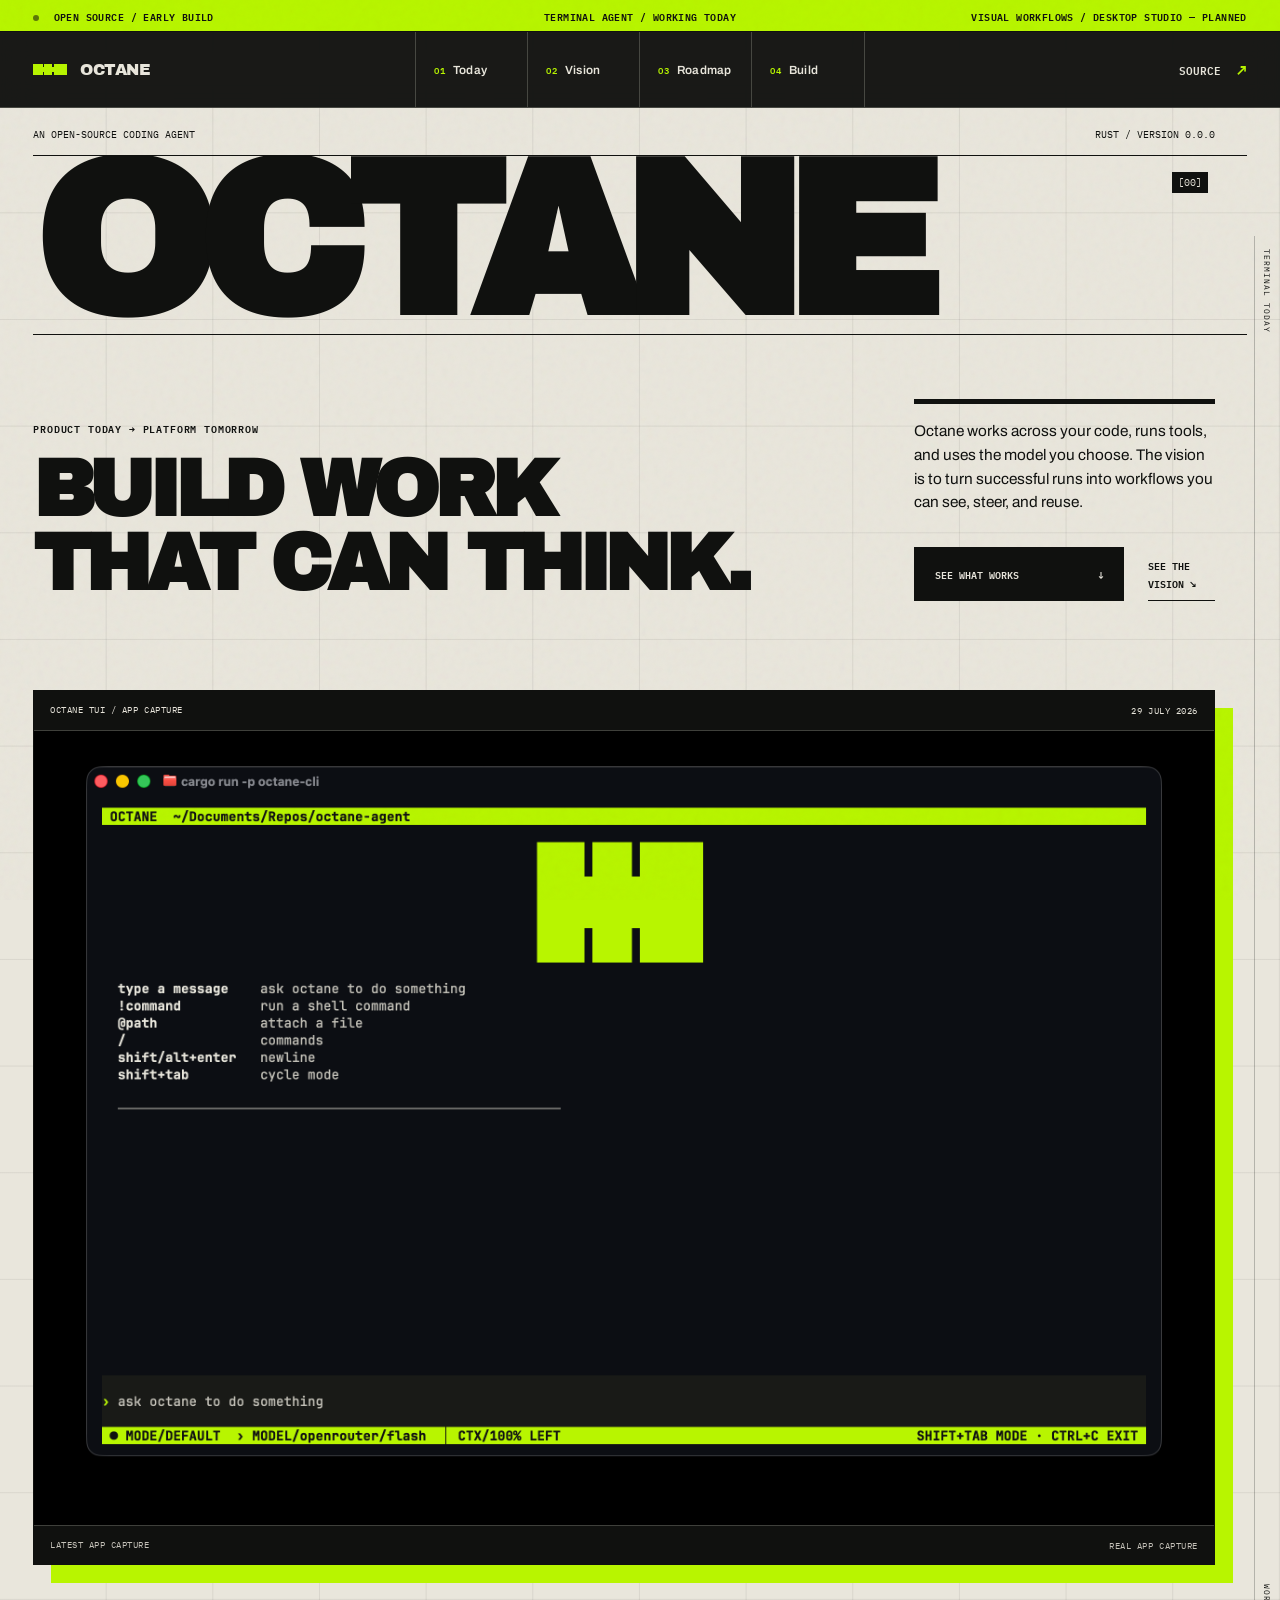
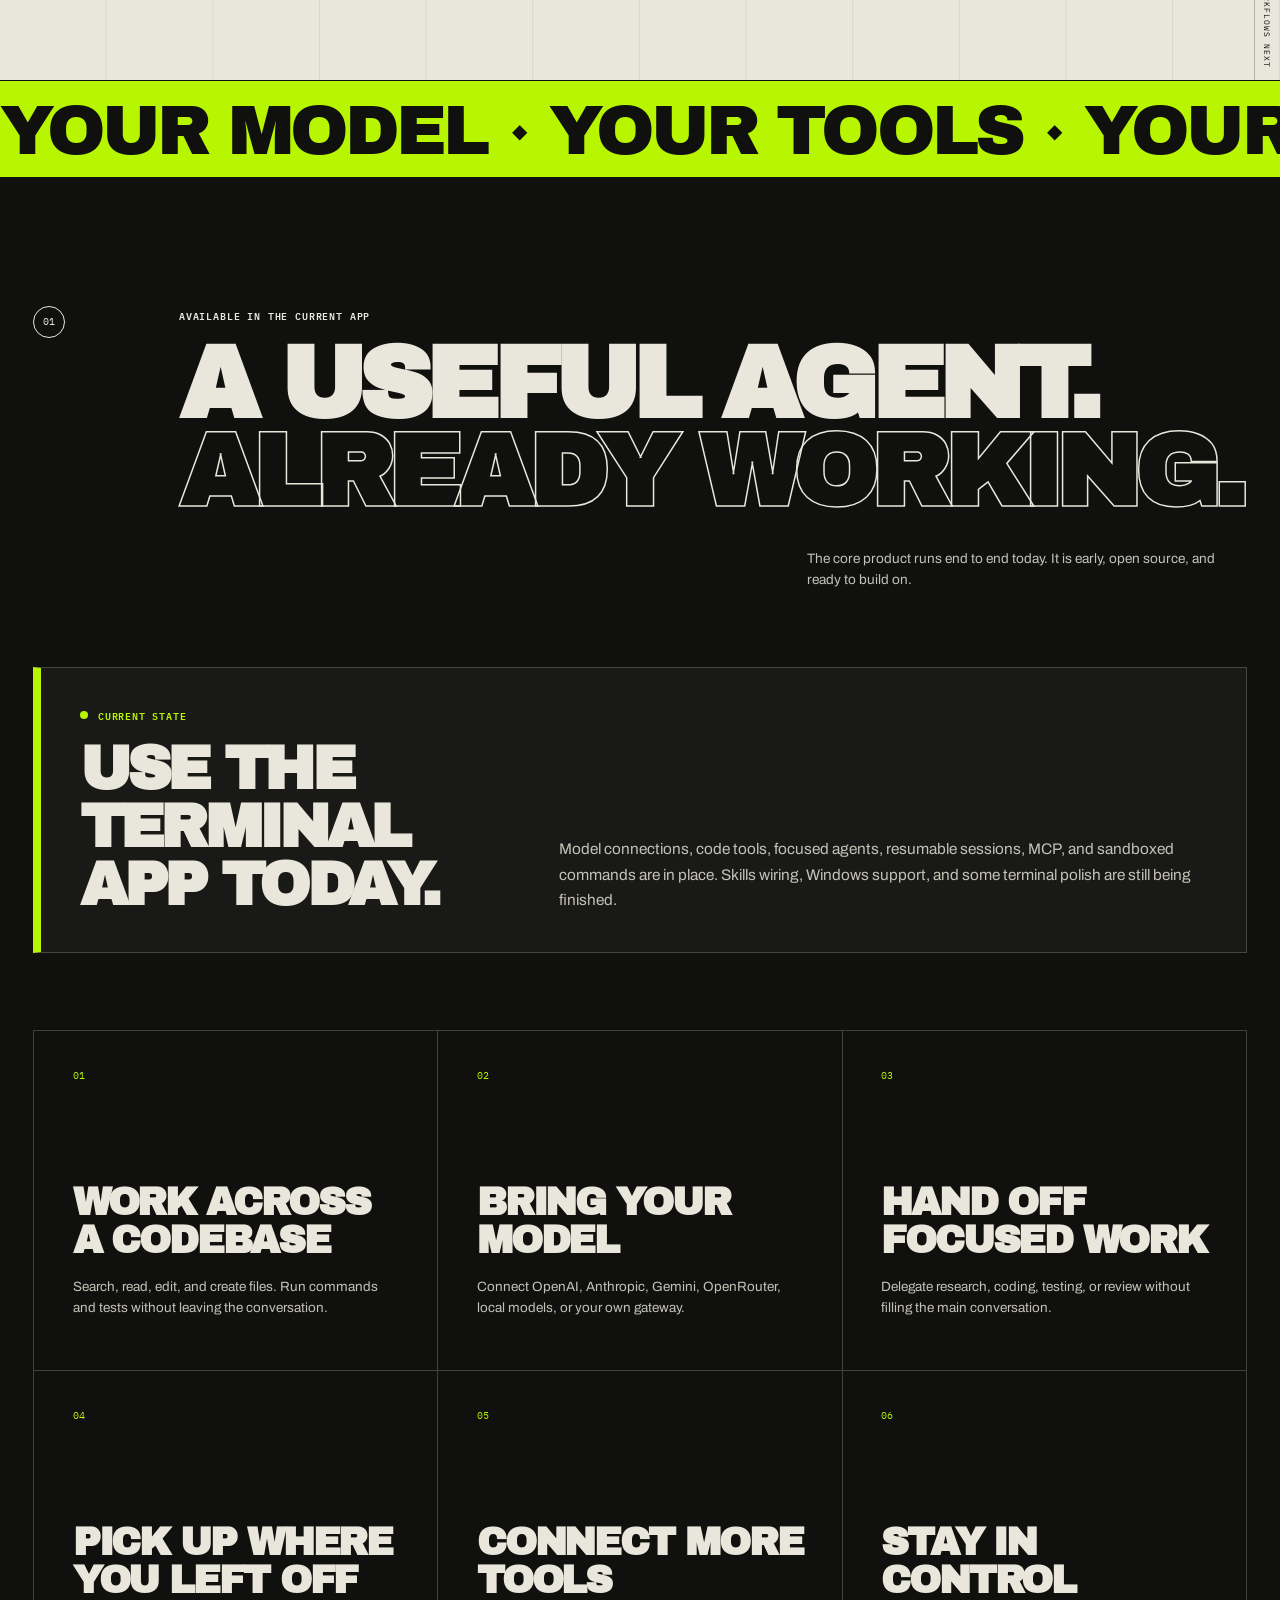
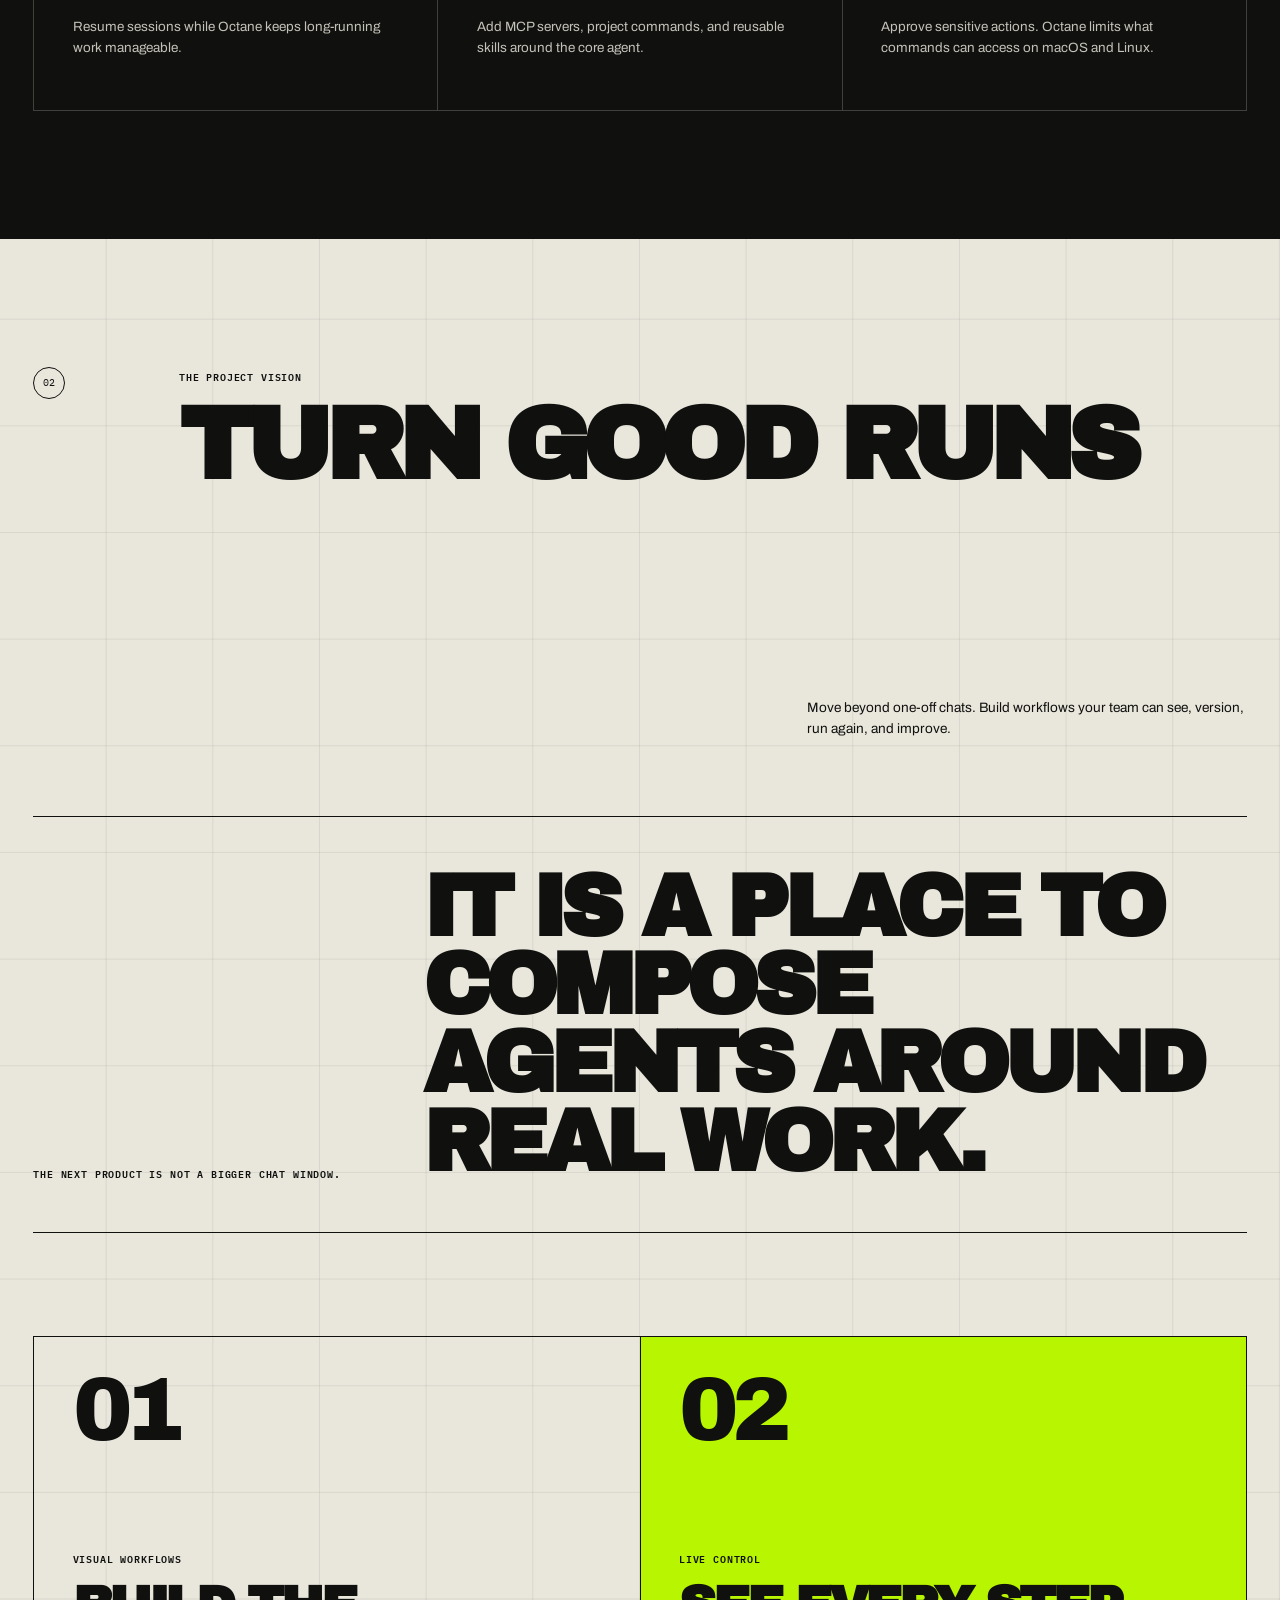
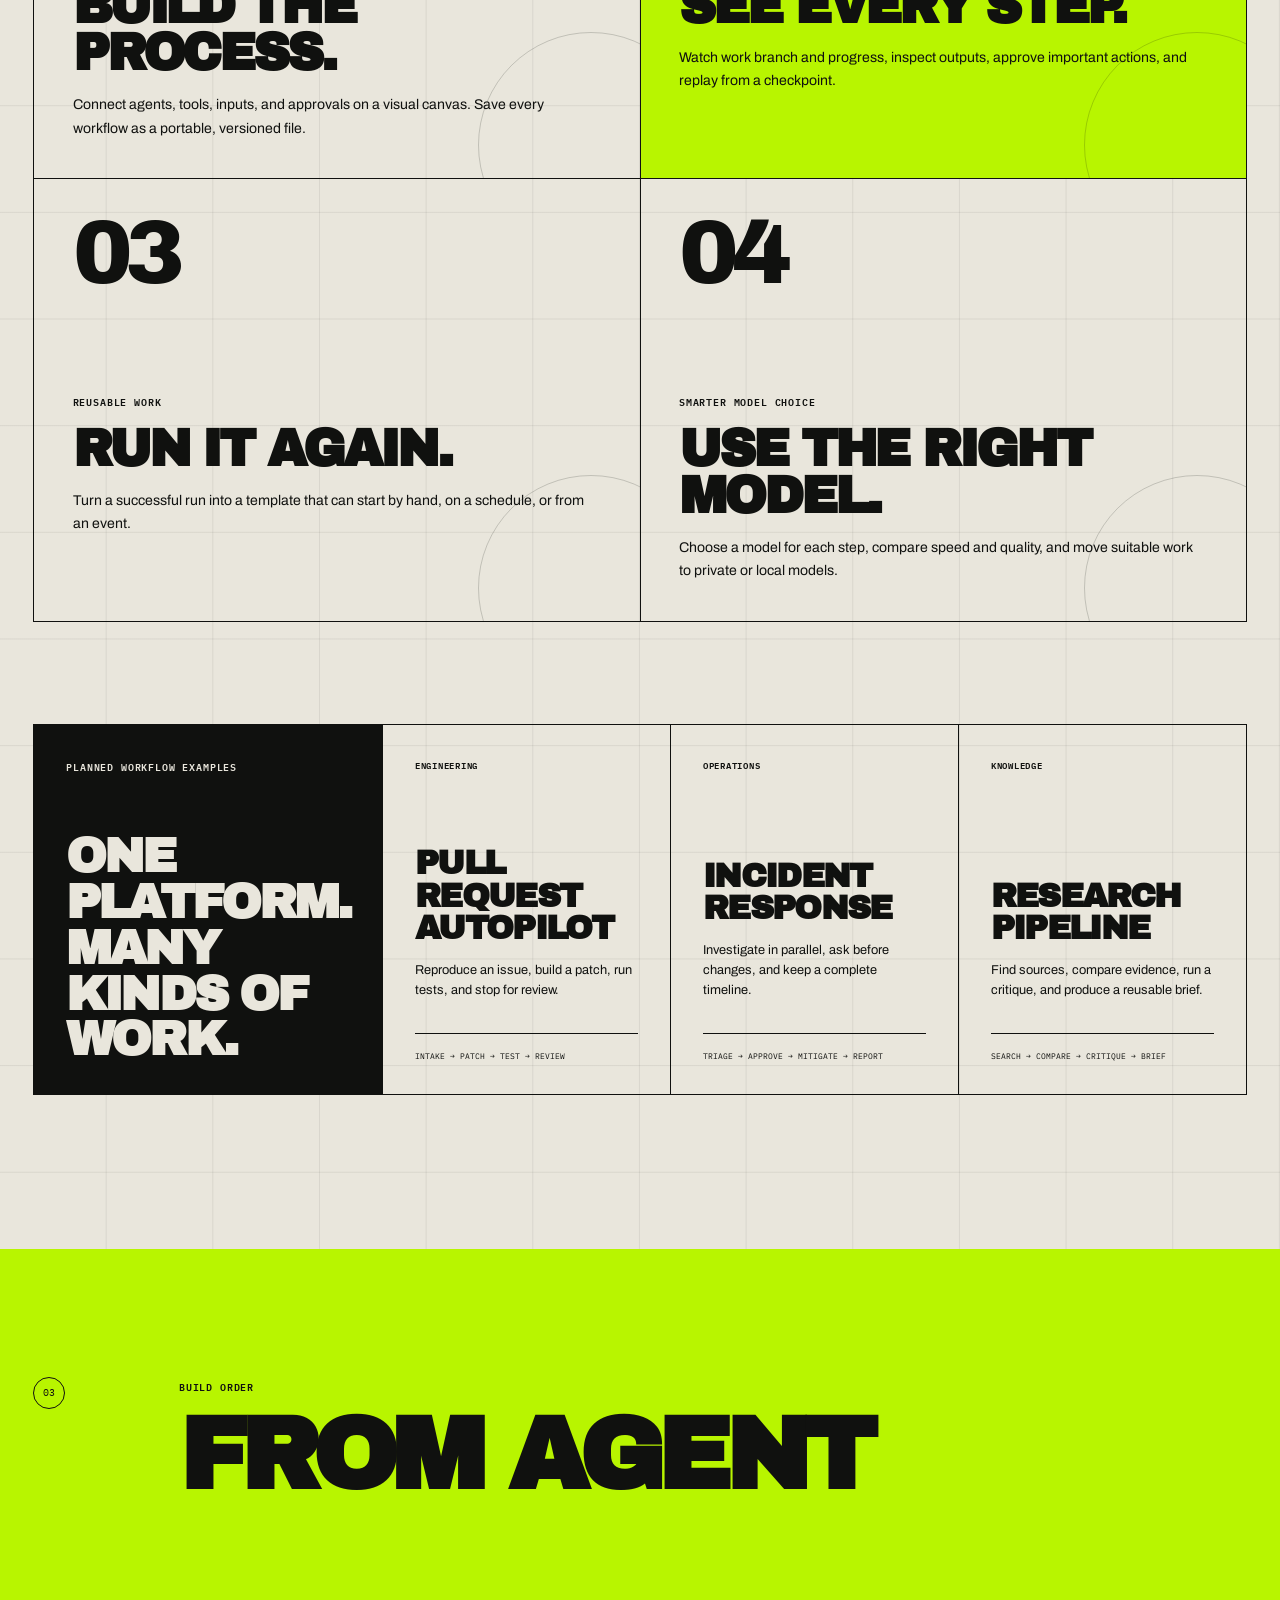
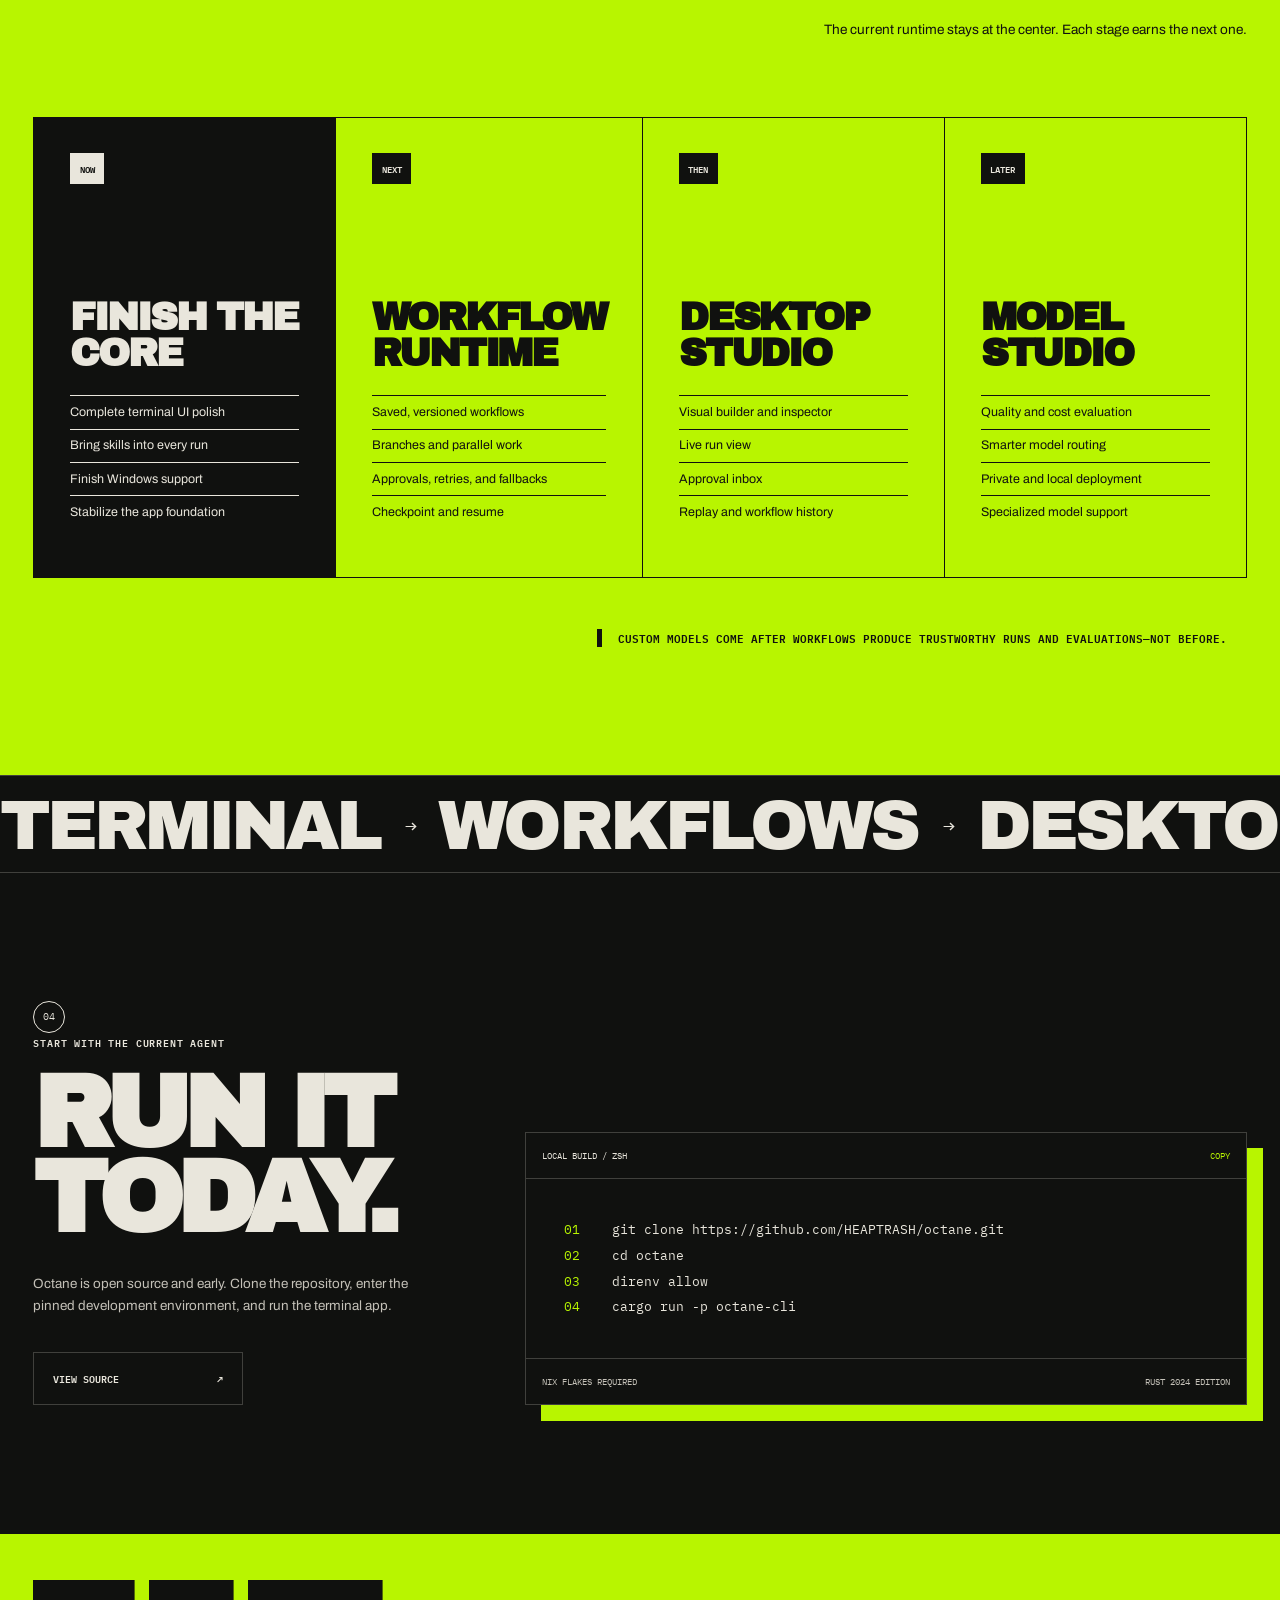
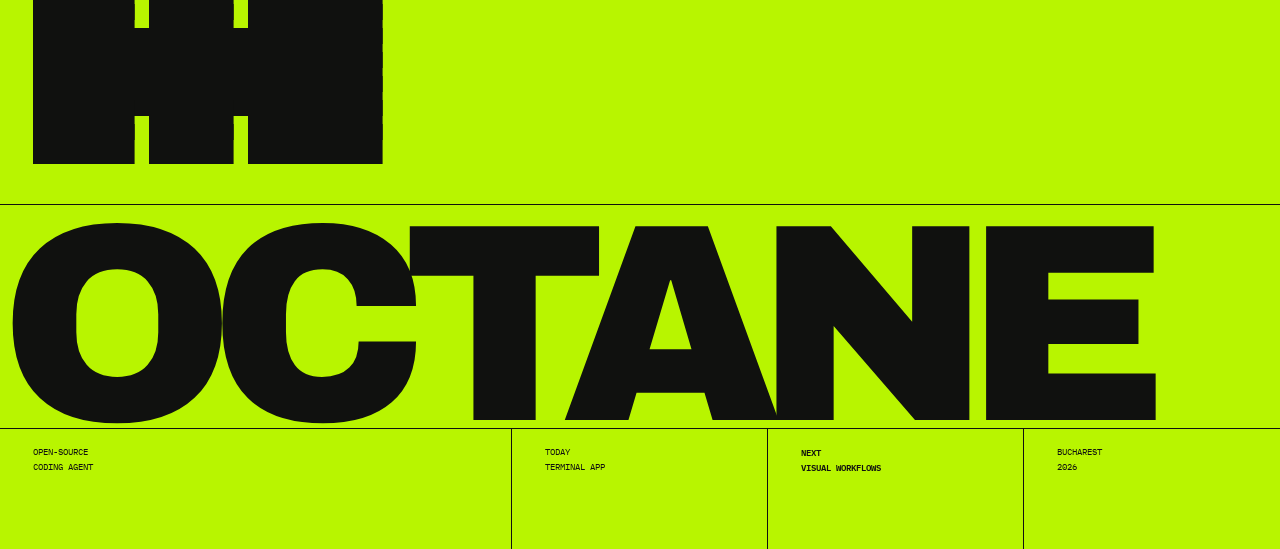
<file: index.html>
<!doctype html>
<html lang="en">
<head>
  <meta charset="utf-8">
  <meta name="viewport" content="width=device-width, initial-scale=1">
  <meta name="theme-color" content="#10110f">
  <meta name="description" content="Octane is an open-source coding agent for the terminal today, with a vision for visual, reusable agent workflows.">
  <title>OCTANE — Build work that can think</title>
  <link rel="icon" href="data:image/svg+xml,%3Csvg xmlns='http://www.w3.org/2000/svg' viewBox='0 0 21 21'%3E%3Crect width='21' height='21' fill='%2310110f'/%3E%3Cpath d='M0 0h6v2H0zM7 0h5v2H7zM13 0h8v2h-8zM0 2h21v3H0zM0 5h6v2H0zM7 5h5v2H7zM13 5h8v2h-8z' transform='translate(0 7)' fill='%23b8f500'/%3E%3C/svg%3E">
  <link rel="preconnect" href="https://fonts.googleapis.com">
  <link rel="preconnect" href="https://fonts.gstatic.com" crossorigin>
  <link href="https://fonts.googleapis.com/css2?family=Archivo+Black&amp;family=Archivo:wght@400;500;600;700&amp;family=IBM+Plex+Mono:wght@400;500;600&amp;display=swap" rel="stylesheet">
  <link rel="stylesheet" href="styles.css">
</head>
<body id="top">
  <a class="skip-link" href="#main">Skip to content</a>
  <div class="grain" aria-hidden="true"></div>

  <div class="signal-bar">
    <p>
      <span class="signal-pulse" aria-hidden="true"></span>
      OPEN SOURCE / EARLY BUILD
    </p>
    <p>TERMINAL AGENT / WORKING TODAY</p>
    <p class="signal-wide">VISUAL WORKFLOWS / DESKTOP STUDIO — PLANNED</p>
  </div>

  <header class="site-header">
    <a class="brand" href="#top" aria-label="Octane, back to top">
      <svg viewBox="0 0 21 7" shape-rendering="crispEdges" aria-hidden="true">
        <path d="M0 0h6v2H0zM7 0h5v2H7zM13 0h8v2h-8zM0 2h21v3H0zM0 5h6v2H0zM7 5h5v2H7zM13 5h8v2h-8z"/>
      </svg>
      <span>OCTANE</span>
    </a>

    <button class="menu-button" type="button" aria-controls="site-nav" aria-expanded="false">
      <span>MENU</span>
      <span class="menu-icon" aria-hidden="true"></span>
    </button>

    <nav id="site-nav" class="site-nav" aria-label="Primary navigation">
      <a href="#features"><span>01</span> Today</a>
      <a href="#vision"><span>02</span> Vision</a>
      <a href="#roadmap"><span>03</span> Roadmap</a>
      <a href="#build"><span>04</span> Build</a>
    </nav>

    <a class="header-link magnetic" href="https://github.com/HEAPTRASH/octane" target="_blank" rel="noreferrer">
      SOURCE
      <span aria-hidden="true">↗</span>
    </a>
  </header>

  <main id="main">
    <section class="hero">
      <div class="hero-rail" aria-hidden="true">
        <span>TERMINAL TODAY</span>
        <span>WORKFLOWS NEXT</span>
      </div>

      <div class="hero-topline reveal">
        <p>AN OPEN-SOURCE CODING AGENT</p>
        <p>RUST / VERSION 0.0.0</p>
      </div>

      <div class="hero-word-wrap" aria-label="Octane">
        <h1 class="hero-word" data-drift="0.10">OCTANE</h1>
        <span class="hero-index">[00]</span>
      </div>

      <div class="hero-grid">
        <div class="hero-statement reveal">
          <p class="eyebrow">PRODUCT TODAY → PLATFORM TOMORROW</p>
          <h2>Build work<br>that can think.</h2>
        </div>

        <div class="hero-copy reveal delay-1">
          <p>
            Octane works across your code, runs tools, and uses the model you choose.
            The vision is to turn successful runs into workflows you can see, steer, and reuse.
          </p>
          <div class="hero-actions">
            <a class="button button-solid magnetic" href="#features">
              SEE WHAT WORKS <span aria-hidden="true">↓</span>
            </a>
            <a class="text-link" href="#vision">SEE THE VISION <span aria-hidden="true">↘</span></a>
          </div>
        </div>
      </div>

      <figure class="product-shot reveal delay-2" data-tilt>
        <div class="shot-topline">
          <span>OCTANE TUI / APP CAPTURE</span>
          <span>29 JULY 2026</span>
        </div>
        <div class="shot-viewport">
          <img
            src="assets/octane-tui.png"
            width="2536"
            height="1708"
            alt="The current Octane terminal application with its snake mark, command hints, composer, model, mode, and context status."
          >
          <span class="scanline" aria-hidden="true"></span>
        </div>
        <figcaption>
          <span>LATEST APP CAPTURE</span>
          <span>REAL APP CAPTURE</span>
        </figcaption>
      </figure>
    </section>

    <div class="marquee marquee-acid" aria-label="Project direction">
      <div class="marquee-track">
        <div class="marquee-set">
          <span>YOUR MODEL</span><i>◆</i>
          <span>YOUR TOOLS</span><i>◆</i>
          <span>YOUR WORKFLOW</span><i>◆</i>
          <span>YOUR CONTROL</span><i>◆</i>
        </div>
        <div class="marquee-set" aria-hidden="true">
          <span>YOUR MODEL</span><i>◆</i>
          <span>YOUR TOOLS</span><i>◆</i>
          <span>YOUR WORKFLOW</span><i>◆</i>
          <span>YOUR CONTROL</span><i>◆</i>
        </div>
      </div>
    </div>

    <section id="features" class="section system-section">
      <header class="section-heading section-heading-light reveal">
        <span class="section-number">01</span>
        <p class="eyebrow">AVAILABLE IN THE CURRENT APP</p>
        <h2>A useful agent.<br><span>Already working.</span></h2>
        <p class="heading-note">
          The core product runs end to end today. It is early, open source, and ready to build on.
        </p>
      </header>

      <div class="current-summary reveal">
        <div>
          <p class="summary-label"><span aria-hidden="true"></span>CURRENT STATE</p>
          <h3>Use the terminal app today.</h3>
        </div>
        <p>
          Model connections, code tools, focused agents, resumable sessions, MCP, and
          sandboxed commands are in place. Skills wiring, Windows support, and some
          terminal polish are still being finished.
        </p>
      </div>

      <div class="feature-grid">
        <article class="feature-card reveal">
          <span>01</span>
          <h3>Work across a codebase</h3>
          <p>Search, read, edit, and create files. Run commands and tests without leaving the conversation.</p>
        </article>
        <article class="feature-card reveal delay-1">
          <span>02</span>
          <h3>Bring your model</h3>
          <p>Connect OpenAI, Anthropic, Gemini, OpenRouter, local models, or your own gateway.</p>
        </article>
        <article class="feature-card reveal delay-2">
          <span>03</span>
          <h3>Hand off focused work</h3>
          <p>Delegate research, coding, testing, or review without filling the main conversation.</p>
        </article>
        <article class="feature-card reveal">
          <span>04</span>
          <h3>Pick up where you left off</h3>
          <p>Resume sessions while Octane keeps long-running work manageable.</p>
        </article>
        <article class="feature-card reveal delay-1">
          <span>05</span>
          <h3>Connect more tools</h3>
          <p>Add MCP servers, project commands, and reusable skills around the core agent.</p>
        </article>
        <article class="feature-card reveal delay-2">
          <span>06</span>
          <h3>Stay in control</h3>
          <p>Approve sensitive actions. Octane limits what commands can access on macOS and Linux.</p>
        </article>
      </div>
    </section>

    <section id="vision" class="section vision-section">
      <header class="section-heading reveal">
        <span class="section-number">02</span>
        <p class="eyebrow">THE PROJECT VISION</p>
        <h2>Turn good runs<br><span>into repeatable work.</span></h2>
        <p class="heading-note">
          Move beyond one-off chats. Build workflows your team can see, version, run again, and improve.
        </p>
      </header>

      <div class="vision-statement reveal">
        <p>THE NEXT PRODUCT IS NOT A BIGGER CHAT WINDOW.</p>
        <h3>It is a place to compose agents around real work.</h3>
      </div>

      <div class="future-grid">
        <article class="future-card reveal">
          <span class="future-number">01</span>
          <p class="eyebrow">VISUAL WORKFLOWS</p>
          <h3>Build the process.</h3>
          <p>Connect agents, tools, inputs, and approvals on a visual canvas. Save every workflow as a portable, versioned file.</p>
        </article>
        <article class="future-card future-card-acid reveal delay-1">
          <span class="future-number">02</span>
          <p class="eyebrow">LIVE CONTROL</p>
          <h3>See every step.</h3>
          <p>Watch work branch and progress, inspect outputs, approve important actions, and replay from a checkpoint.</p>
        </article>
        <article class="future-card reveal delay-2">
          <span class="future-number">03</span>
          <p class="eyebrow">REUSABLE WORK</p>
          <h3>Run it again.</h3>
          <p>Turn a successful run into a template that can start by hand, on a schedule, or from an event.</p>
        </article>
        <article class="future-card reveal">
          <span class="future-number">04</span>
          <p class="eyebrow">SMARTER MODEL CHOICE</p>
          <h3>Use the right model.</h3>
          <p>Choose a model for each step, compare speed and quality, and move suitable work to private or local models.</p>
        </article>
      </div>

      <div class="workflow-showcase">
        <div class="workflow-heading reveal">
          <p class="eyebrow">PLANNED WORKFLOW EXAMPLES</p>
          <h3>One platform.<br>Many kinds of work.</h3>
        </div>
        <article class="workflow-card reveal">
          <span>ENGINEERING</span>
          <h4>Pull request autopilot</h4>
          <p>Reproduce an issue, build a patch, run tests, and stop for review.</p>
          <div>INTAKE → PATCH → TEST → REVIEW</div>
        </article>
        <article class="workflow-card reveal delay-1">
          <span>OPERATIONS</span>
          <h4>Incident response</h4>
          <p>Investigate in parallel, ask before changes, and keep a complete timeline.</p>
          <div>TRIAGE → APPROVE → MITIGATE → REPORT</div>
        </article>
        <article class="workflow-card reveal delay-2">
          <span>KNOWLEDGE</span>
          <h4>Research pipeline</h4>
          <p>Find sources, compare evidence, run a critique, and produce a reusable brief.</p>
          <div>SEARCH → COMPARE → CRITIQUE → BRIEF</div>
        </article>
      </div>
    </section>

    <section id="roadmap" class="section roadmap-section">
      <header class="section-heading reveal">
        <span class="section-number">03</span>
        <p class="eyebrow">BUILD ORDER</p>
        <h2>From agent<br><span>to platform.</span></h2>
        <p class="heading-note">
          The current runtime stays at the center. Each stage earns the next one.
        </p>
      </header>

      <div class="roadmap-grid">
        <article class="roadmap-card roadmap-now reveal">
          <span class="roadmap-phase">NOW</span>
          <h3>Finish the core</h3>
          <ul>
            <li>Complete terminal UI polish</li>
            <li>Bring skills into every run</li>
            <li>Finish Windows support</li>
            <li>Stabilize the app foundation</li>
          </ul>
        </article>
        <article class="roadmap-card reveal delay-1">
          <span class="roadmap-phase">NEXT</span>
          <h3>Workflow runtime</h3>
          <ul>
            <li>Saved, versioned workflows</li>
            <li>Branches and parallel work</li>
            <li>Approvals, retries, and fallbacks</li>
            <li>Checkpoint and resume</li>
          </ul>
        </article>
        <article class="roadmap-card reveal delay-2">
          <span class="roadmap-phase">THEN</span>
          <h3>Desktop Studio</h3>
          <ul>
            <li>Visual builder and inspector</li>
            <li>Live run view</li>
            <li>Approval inbox</li>
            <li>Replay and workflow history</li>
          </ul>
        </article>
        <article class="roadmap-card reveal delay-3">
          <span class="roadmap-phase">LATER</span>
          <h3>Model Studio</h3>
          <ul>
            <li>Quality and cost evaluation</li>
            <li>Smarter model routing</li>
            <li>Private and local deployment</li>
            <li>Specialized model support</li>
          </ul>
        </article>
      </div>

      <p class="roadmap-note reveal">
        Custom models come after workflows produce trustworthy runs and evaluations—not before.
      </p>
    </section>

    <div class="marquee marquee-dark" aria-label="Octane product path">
      <div class="marquee-track marquee-reverse">
        <div class="marquee-set">
          <span>TERMINAL</span><i>→</i>
          <span>WORKFLOWS</span><i>→</i>
          <span>DESKTOP</span><i>→</i>
          <span>MODEL STUDIO</span><i>→</i>
        </div>
        <div class="marquee-set" aria-hidden="true">
          <span>TERMINAL</span><i>→</i>
          <span>WORKFLOWS</span><i>→</i>
          <span>DESKTOP</span><i>→</i>
          <span>MODEL STUDIO</span><i>→</i>
        </div>
      </div>
    </div>

    <section id="build" class="section build-section">
      <div class="build-copy reveal">
        <span class="section-number">04</span>
        <p class="eyebrow">START WITH THE CURRENT AGENT</p>
        <h2>Run it<br>today.</h2>
        <p>
          Octane is open source and early. Clone the repository, enter the pinned
          development environment, and run the terminal app.
        </p>
        <a class="button button-outline magnetic" href="https://github.com/HEAPTRASH/octane" target="_blank" rel="noreferrer">
          VIEW SOURCE <span aria-hidden="true">↗</span>
        </a>
      </div>

      <div class="command-panel reveal delay-1">
        <div class="command-panel-head">
          <span>LOCAL BUILD / ZSH</span>
          <button class="copy-button" type="button" data-copy="git clone https://github.com/HEAPTRASH/octane.git&#10;cd octane&#10;direnv allow&#10;cargo run -p octane-cli">
            COPY
          </button>
        </div>
        <pre><code><span>01</span> git clone https://github.com/HEAPTRASH/octane.git
<span>02</span> cd octane
<span>03</span> direnv allow
<span>04</span> cargo run -p octane-cli</code></pre>
        <div class="command-panel-foot">
          <span>NIX FLAKES REQUIRED</span>
          <span>RUST 2024 EDITION</span>
        </div>
      </div>
    </section>
  </main>

  <footer class="site-footer">
    <pre class="footer-brand-mark" aria-hidden="true">██████ █████ ████████
██████ █████ ████████
█████████████████████
█████████████████████
█████████████████████
██████ █████ ████████
██████ █████ ████████</pre>
    <div class="footer-word" aria-hidden="true">OCTANE</div>
    <div class="footer-grid">
      <p>OPEN-SOURCE<br>CODING AGENT</p>
      <p>TODAY<br>TERMINAL APP</p>
      <a href="#vision">NEXT<br>VISUAL WORKFLOWS</a>
      <p>BUCHAREST<br>2026</p>
    </div>
  </footer>

  <script src="script.js"></script>
</body>
</html>
</file>
<file: styles.css>
:root {
  --ink: #10110f;
  --ink-soft: #191a17;
  --paper: #e9e6dc;
  --paper-dim: #c4c1b8;
  --acid: #b8f500;
  --orange: #ff5c35;
  --line: rgba(16, 17, 15, 0.24);
  --line-light: rgba(233, 230, 220, 0.22);
  --sans: "Archivo", "Arial Narrow", "Helvetica Neue", Arial, sans-serif;
  --display: "Archivo Black", Impact, "Arial Black", sans-serif;
  --mono: "IBM Plex Mono", "SFMono-Regular", Consolas, monospace;
  --page-pad: clamp(1rem, 2.6vw, 2.75rem);
  --ease-out: cubic-bezier(0.16, 1, 0.3, 1);
}

* {
  box-sizing: border-box;
}

html {
  background: var(--ink);
  color: var(--ink);
  scroll-behavior: smooth;
  scrollbar-color: var(--acid) var(--ink);
}

body {
  margin: 0;
  min-width: 320px;
  overflow-x: hidden;
  background:
    linear-gradient(90deg, transparent calc(100% - 1px), rgba(16, 17, 15, 0.075) 1px),
    linear-gradient(transparent calc(100% - 1px), rgba(16, 17, 15, 0.075) 1px),
    var(--paper);
  background-size: 8.333vw 100%, 100% 8.333vw, auto;
  font-family: var(--sans);
  -webkit-font-smoothing: antialiased;
}

body::selection {
  color: var(--ink);
  background: var(--acid);
}

body.menu-open {
  overflow: hidden;
}

a {
  color: inherit;
  text-decoration: none;
}

button,
a {
  -webkit-tap-highlight-color: transparent;
}

button {
  color: inherit;
  font: inherit;
}

img {
  display: block;
  max-width: 100%;
}

code,
pre {
  font-family: var(--mono);
}

.skip-link {
  position: fixed;
  z-index: 1000;
  top: 0;
  left: 0;
  padding: 0.8rem 1rem;
  color: var(--ink);
  background: var(--acid);
  transform: translateY(-120%);
}

.skip-link:focus {
  transform: translateY(0);
}

.grain {
  position: fixed;
  z-index: 200;
  inset: 0;
  pointer-events: none;
  opacity: 0.055;
  background-image: url("data:image/svg+xml,%3Csvg viewBox='0 0 160 160' xmlns='http://www.w3.org/2000/svg'%3E%3Cfilter id='n'%3E%3CfeTurbulence type='fractalNoise' baseFrequency='.85' numOctaves='4' stitchTiles='stitch'/%3E%3C/filter%3E%3Crect width='100%25' height='100%25' filter='url(%23n)' opacity='.8'/%3E%3C/svg%3E");
  mix-blend-mode: multiply;
}

.crosshair {
  position: fixed;
  z-index: 199;
  width: 42px;
  height: 42px;
  pointer-events: none;
  border: 1px solid rgba(184, 245, 0, 0.65);
  border-radius: 50%;
  opacity: 0;
  transform: translate(-50%, -50%);
  transition: width 180ms ease, height 180ms ease, opacity 200ms ease;
}

.crosshair::before,
.crosshair::after {
  position: absolute;
  content: "";
  background: rgba(184, 245, 0, 0.65);
}

.crosshair::before {
  top: 50%;
  left: -7px;
  width: calc(100% + 14px);
  height: 1px;
}

.crosshair::after {
  top: -7px;
  left: 50%;
  width: 1px;
  height: calc(100% + 14px);
}

@media (pointer: fine) {
  .crosshair.is-visible {
    opacity: 1;
  }

  .crosshair.is-active {
    width: 60px;
    height: 60px;
  }
}

.boot-screen {
  position: fixed;
  z-index: 999;
  inset: 0;
  display: flex;
  align-items: flex-end;
  justify-content: space-between;
  padding: var(--page-pad);
  color: var(--paper);
  background: var(--ink);
  font-family: var(--display);
  font-size: clamp(2rem, 7vw, 7rem);
  line-height: 0.8;
  transition: clip-path 900ms var(--ease-out) 250ms;
  clip-path: inset(0);
}

.boot-screen.is-done {
  pointer-events: none;
  clip-path: inset(0 0 100% 0);
}

.boot-count {
  color: var(--acid);
  font-family: var(--mono);
  font-size: clamp(1rem, 2vw, 2rem);
}

.signal-bar {
  position: relative;
  z-index: 30;
  display: grid;
  grid-template-columns: 1fr 1fr 1fr;
  align-items: center;
  min-height: 32px;
  padding: 0 var(--page-pad);
  color: var(--ink);
  background: var(--acid);
  border-bottom: 1px solid var(--ink);
  font-family: var(--mono);
  font-size: 0.63rem;
  font-weight: 600;
  letter-spacing: 0.04em;
}

.signal-bar p {
  margin: 0;
}

.signal-bar p:nth-child(2) {
  text-align: center;
}

.signal-bar p:last-child {
  text-align: right;
}

.signal-bar span {
  opacity: 0.55;
}

.signal-pulse {
  display: inline-block;
  width: 6px;
  height: 6px;
  margin-right: 0.5rem;
  background: var(--ink);
  border-radius: 50%;
  animation: pulse 1.5s ease-in-out infinite;
}

@keyframes pulse {
  50% { opacity: 0.25; }
}

.site-header {
  position: sticky;
  z-index: 100;
  top: 0;
  display: grid;
  grid-template-columns: 1fr auto 1fr;
  align-items: stretch;
  min-height: 76px;
  color: var(--paper);
  background: rgba(16, 17, 15, 0.96);
  border-bottom: 1px solid var(--line-light);
  backdrop-filter: blur(14px);
}

.brand {
  display: flex;
  align-items: center;
  gap: 0.8rem;
  width: max-content;
  padding: 0 var(--page-pad);
  font-family: var(--display);
  font-size: 1rem;
  letter-spacing: -0.03em;
}

.brand svg {
  width: 34px;
  fill: var(--acid);
}

.site-nav {
  display: flex;
  border-right: 1px solid var(--line-light);
  border-left: 1px solid var(--line-light);
}

.site-nav a {
  display: flex;
  align-items: center;
  gap: 0.5rem;
  min-width: 112px;
  padding: 0 1.15rem;
  border-right: 1px solid var(--line-light);
  font-size: 0.74rem;
  font-weight: 600;
  letter-spacing: 0.02em;
  transition: color 180ms ease, background 180ms ease;
}

.site-nav a:last-child {
  border-right: 0;
}

.site-nav a span {
  color: var(--acid);
  font-family: var(--mono);
  font-size: 0.58rem;
}

.site-nav a:hover,
.site-nav a:focus-visible {
  color: var(--ink);
  background: var(--acid);
  outline: 0;
}

.site-nav a:hover span,
.site-nav a:focus-visible span {
  color: var(--ink);
}

.header-link {
  display: flex;
  align-items: center;
  justify-content: flex-end;
  gap: 1rem;
  padding: 0 var(--page-pad);
  font-family: var(--mono);
  font-size: 0.68rem;
  font-weight: 600;
}

.header-link span {
  color: var(--acid);
  font-size: 1rem;
}

.menu-button {
  display: none;
  border: 0;
  background: transparent;
}

.hero {
  position: relative;
  padding: 0 var(--page-pad) clamp(4rem, 9vw, 9rem);
}

.hero-rail {
  position: absolute;
  z-index: 1;
  top: 8rem;
  right: 0;
  bottom: 0;
  display: flex;
  justify-content: space-between;
  writing-mode: vertical-rl;
  padding: 0.8rem 0.45rem;
  border-left: 1px solid var(--line);
  font-family: var(--mono);
  font-size: 0.52rem;
  letter-spacing: 0.12em;
}

.hero-topline {
  display: flex;
  justify-content: space-between;
  padding: 1.25rem 2rem 0.85rem 0;
  border-bottom: 1px solid var(--ink);
  font-family: var(--mono);
  font-size: 0.62rem;
}

.hero-topline p {
  margin: 0;
}

.hero-word-wrap {
  position: relative;
  overflow: hidden;
  padding-right: 2rem;
  border-bottom: 1px solid var(--ink);
}

.hero-word {
  margin: -0.06em 0 -0.04em;
  color: var(--ink);
  font-family: var(--display);
  font-size: clamp(5.3rem, 17vw, 18rem);
  font-weight: 900;
  line-height: 0.92;
  letter-spacing: -0.085em;
  white-space: nowrap;
  will-change: transform;
}

.hero-index {
  position: absolute;
  top: 1rem;
  right: 2.4rem;
  padding: 0.25rem 0.4rem;
  color: var(--paper);
  background: var(--ink);
  font-family: var(--mono);
  font-size: 0.6rem;
}

.hero-grid {
  display: grid;
  grid-template-columns: minmax(0, 1.45fr) minmax(280px, 0.55fr);
  gap: clamp(2rem, 7vw, 8rem);
  align-items: end;
  padding: clamp(2rem, 5vw, 5rem) 2rem clamp(3rem, 7vw, 7rem) 0;
}

.eyebrow {
  margin: 0 0 1rem;
  font-family: var(--mono);
  font-size: 0.65rem;
  font-weight: 600;
  letter-spacing: 0.08em;
}

.hero-statement h2,
.section-heading h2,
.build-copy h2 {
  margin: 0;
  font-family: var(--display);
  font-weight: 900;
  letter-spacing: -0.065em;
  text-transform: uppercase;
}

.hero-statement h2 {
  max-width: 950px;
  font-size: clamp(2.5rem, 6.2vw, 6.5rem);
  line-height: 0.93;
}

.hero-copy {
  padding-top: 1rem;
  border-top: 5px solid var(--ink);
}

.hero-copy > p {
  margin: 0 0 2rem;
  font-size: clamp(0.95rem, 1.2vw, 1.2rem);
  line-height: 1.55;
}

.hero-actions {
  display: flex;
  align-items: center;
  gap: 1.5rem;
}

.button {
  display: inline-flex;
  align-items: center;
  justify-content: space-between;
  gap: 2rem;
  min-width: 210px;
  padding: 1.05rem 1.2rem;
  border: 1px solid var(--ink);
  font-family: var(--mono);
  font-size: 0.65rem;
  font-weight: 600;
  transition: color 200ms ease, background 200ms ease, transform 200ms ease;
}

.button-solid {
  color: var(--paper);
  background: var(--ink);
}

.button:hover,
.button:focus-visible {
  color: var(--ink);
  background: var(--acid);
  outline: 0;
}

.text-link {
  padding: 0.5rem 0;
  border-bottom: 1px solid var(--ink);
  font-family: var(--mono);
  font-size: 0.64rem;
  font-weight: 600;
}

.product-shot {
  position: relative;
  z-index: 2;
  margin: 0 2rem 0 0;
  color: var(--paper);
  background: var(--ink);
  border: 1px solid var(--ink);
  box-shadow: 18px 18px 0 var(--acid);
  transform-style: preserve-3d;
  transition: transform 450ms var(--ease-out);
}

.shot-topline,
.product-shot figcaption {
  display: flex;
  justify-content: space-between;
  gap: 1rem;
  padding: 0.85rem 1rem;
  font-family: var(--mono);
  font-size: 0.55rem;
  letter-spacing: 0.06em;
}

.shot-topline {
  border-bottom: 1px solid var(--line-light);
}

.product-shot figcaption {
  color: var(--paper-dim);
  border-top: 1px solid var(--line-light);
}

.shot-viewport {
  position: relative;
  overflow: hidden;
  background: #000;
}

.shot-viewport img {
  width: 100%;
  height: auto;
}

.scanline {
  position: absolute;
  top: -15%;
  right: 0;
  left: 0;
  height: 14%;
  pointer-events: none;
  opacity: 0.25;
  background: linear-gradient(transparent, var(--acid), transparent);
  mix-blend-mode: screen;
  animation: scan 5s linear infinite 1.2s;
}

@keyframes scan {
  to { transform: translateY(850%); }
}

.marquee {
  overflow: hidden;
  border-top: 1px solid var(--ink);
  border-bottom: 1px solid var(--ink);
}

.marquee-acid {
  color: var(--ink);
  background: var(--acid);
}

.marquee-dark {
  color: var(--paper);
  background: var(--ink);
  border-color: var(--line-light);
}

.marquee-track {
  display: flex;
  width: max-content;
  animation: marquee 26s linear infinite;
}

.marquee-reverse {
  animation-direction: reverse;
  animation-duration: 34s;
}

.marquee-set {
  display: flex;
  align-items: center;
  flex-shrink: 0;
  gap: clamp(1.2rem, 2vw, 2.4rem);
  padding: 1.1rem clamp(1.2rem, 2vw, 2.4rem) 0.9rem 0;
  font-family: var(--display);
  font-size: clamp(2rem, 5.5vw, 6rem);
  line-height: 0.9;
  letter-spacing: -0.055em;
  white-space: nowrap;
}

.marquee-set i {
  font-family: var(--mono);
  font-size: 0.28em;
  font-style: normal;
}

@keyframes marquee {
  to { transform: translateX(-50%); }
}

.section {
  padding: clamp(5rem, 10vw, 10rem) var(--page-pad);
}

.section-heading {
  position: relative;
  display: grid;
  grid-template-columns: 0.12fr 0.88fr;
  padding-bottom: clamp(3rem, 6vw, 6rem);
}

.section-number {
  display: inline-flex;
  align-items: center;
  justify-content: center;
  width: 2rem;
  height: 2rem;
  border: 1px solid currentColor;
  border-radius: 50%;
  font-family: var(--mono);
  font-size: 0.62rem;
}

.section-heading .eyebrow {
  align-self: center;
}

.section-heading h2 {
  grid-column: 2;
  font-size: clamp(3.2rem, 8vw, 9rem);
  line-height: 0.86;
}

.section-heading h2 span {
  color: transparent;
  -webkit-text-stroke: 1.5px currentColor;
}

.heading-note {
  grid-column: 2;
  max-width: 440px;
  margin: 2rem 0 0 auto;
  font-size: 0.85rem;
  line-height: 1.55;
}

.verification-grid {
  display: grid;
  grid-template-columns: 1fr 1fr 0.68fr;
  border-top: 1px solid var(--ink);
  border-left: 1px solid var(--ink);
}

.test-block,
.verification-note {
  min-height: 310px;
  padding: clamp(1.2rem, 2.5vw, 2.5rem);
  border-right: 1px solid var(--ink);
  border-bottom: 1px solid var(--ink);
}

.test-block {
  display: flex;
  flex-direction: column;
}

.test-pass {
  background: var(--acid);
}

.test-open {
  color: var(--paper);
  background: var(--ink);
}

.metric-label {
  margin: 0;
  font-family: var(--mono);
  font-size: 0.62rem;
}

.metric {
  display: flex;
  align-items: flex-start;
  gap: 0.8rem;
  margin: auto 0 1rem;
  font-family: var(--display);
  font-size: clamp(5rem, 11vw, 11rem);
  line-height: 0.7;
  letter-spacing: -0.09em;
}

.metric sup {
  padding-top: 0.45rem;
  font-family: var(--mono);
  font-size: 0.55rem;
  letter-spacing: 0.08em;
}

.test-block > p:last-child {
  max-width: 430px;
  min-height: 2.6em;
  margin: 0;
  font-size: 0.76rem;
  line-height: 1.5;
}

.test-block code {
  overflow-wrap: anywhere;
  color: var(--acid);
}

.verification-note {
  display: flex;
  flex-direction: column;
  justify-content: space-between;
  background:
    repeating-linear-gradient(-45deg, transparent, transparent 12px, rgba(16, 17, 15, 0.09) 12px, rgba(16, 17, 15, 0.09) 13px);
}

.verification-note p {
  margin: 0;
  font-size: 0.78rem;
  line-height: 1.55;
}

.stamp {
  align-self: flex-end;
  padding: 1rem;
  color: var(--orange);
  border: 3px solid var(--orange);
  font-family: var(--display);
  font-size: 1.2rem;
  line-height: 0.85;
  transform: rotate(7deg);
}

.state-table {
  margin-top: clamp(4rem, 7vw, 7rem);
  border-top: 1px solid var(--ink);
}

.state-row {
  display: grid;
  grid-template-columns: 0.15fr 1fr auto;
  gap: 1.5rem;
  align-items: center;
  min-height: 118px;
  border-bottom: 1px solid var(--ink);
  transition: padding 250ms var(--ease-out), background 250ms ease;
}

.state-row:hover {
  padding: 0 1.2rem;
  background: rgba(184, 245, 0, 0.22);
}

.state-code,
.state-status {
  font-family: var(--mono);
  font-size: 0.62rem;
  font-weight: 600;
}

.state-row h3 {
  margin: 0 0 0.35rem;
  font-family: var(--display);
  font-size: clamp(1.25rem, 2.2vw, 2rem);
  letter-spacing: -0.04em;
  text-transform: uppercase;
}

.state-row p {
  max-width: 750px;
  margin: 0;
  color: rgba(16, 17, 15, 0.72);
  font-size: 0.78rem;
  line-height: 1.45;
}

.state-status {
  display: inline-flex;
  align-items: center;
  gap: 0.55rem;
  white-space: nowrap;
}

.state-status::before {
  content: "";
  width: 8px;
  height: 8px;
  background: currentColor;
  border-radius: 50%;
}

.state-status.ready::before {
  background: #4d6900;
}

.state-status.partial {
  color: #9b2d12;
}

.numbers {
  display: grid;
  grid-template-columns: repeat(4, 1fr);
  color: var(--paper);
  background: var(--ink);
  border-top: 1px solid var(--line-light);
}

.number-cell {
  min-height: 320px;
  padding: clamp(1.2rem, 2.5vw, 2.5rem);
  border-right: 1px solid var(--line-light);
}

.number-cell:last-child {
  border-right: 0;
}

.number-cell span {
  display: block;
  font-family: var(--display);
  font-size: clamp(4rem, 9vw, 10rem);
  line-height: 0.86;
  letter-spacing: -0.09em;
}

.number-cell p {
  margin: clamp(3rem, 7vw, 7rem) 0 0;
  color: var(--paper-dim);
  font-family: var(--mono);
  font-size: 0.62rem;
  line-height: 1.5;
}

.system-section {
  color: var(--paper);
  background: var(--ink);
}

.section-heading-light h2 span {
  -webkit-text-stroke-color: var(--paper);
}

.system-grid {
  display: grid;
  grid-template-columns: repeat(2, 1fr);
  border-top: 1px solid var(--line-light);
  border-left: 1px solid var(--line-light);
}

.system-card {
  position: relative;
  min-height: 520px;
  padding: clamp(1.4rem, 3.5vw, 3.8rem);
  overflow: hidden;
  border-right: 1px solid var(--line-light);
  border-bottom: 1px solid var(--line-light);
}

.system-card-wide {
  grid-column: span 2;
  min-height: 450px;
}

.system-card::after {
  position: absolute;
  right: -9rem;
  bottom: -9rem;
  width: 18rem;
  height: 18rem;
  content: "";
  border: 1px solid var(--line-light);
  border-radius: 50%;
  transition: transform 800ms var(--ease-out), background 500ms ease;
}

.system-card:hover::after {
  background: var(--acid);
  transform: scale(1.5);
}

.card-index {
  margin-bottom: clamp(4rem, 8vw, 8rem);
  color: var(--acid);
  font-family: var(--mono);
  font-size: 0.62rem;
}

.system-card-wide .card-index {
  margin-bottom: clamp(2.5rem, 4vw, 4rem);
}

.system-card h3 {
  position: relative;
  z-index: 2;
  max-width: 900px;
  margin: 0 0 1.5rem;
  font-family: var(--display);
  font-size: clamp(2rem, 5vw, 5.5rem);
  line-height: 0.96;
  letter-spacing: -0.055em;
  text-transform: uppercase;
}

.system-card:not(.system-card-wide) h3 {
  max-width: 500px;
  font-size: clamp(2rem, 3.7vw, 4rem);
}

.system-card p {
  position: relative;
  z-index: 2;
  max-width: 680px;
  margin: 0;
  color: var(--paper-dim);
  font-size: 0.84rem;
  line-height: 1.65;
}

.system-card code {
  color: var(--acid);
}

.boundary-diagram {
  position: relative;
  z-index: 2;
  display: flex;
  align-items: center;
  gap: 0.8rem;
  margin-top: 3rem;
  overflow-x: auto;
  font-family: var(--mono);
  font-size: 0.64rem;
}

.boundary-diagram span {
  flex: 0 0 auto;
  padding: 0.8rem 1rem;
  color: var(--ink);
  background: var(--acid);
}

.boundary-diagram i {
  font-style: normal;
}

.card-mark {
  position: absolute;
  right: -0.08em;
  bottom: -0.18em;
  color: rgba(233, 230, 220, 0.045);
  font-family: var(--display);
  font-size: clamp(8rem, 18vw, 19rem);
  line-height: 0.8;
}

.micro-list {
  position: absolute;
  z-index: 2;
  right: clamp(1.4rem, 3.5vw, 3.8rem);
  bottom: clamp(1.4rem, 3.5vw, 3.8rem);
  left: clamp(1.4rem, 3.5vw, 3.8rem);
  display: grid;
  grid-template-columns: repeat(3, 1fr);
  gap: 1px;
  padding: 1px;
  list-style: none;
  background: var(--line-light);
}

.micro-list li {
  padding: 0.7rem;
  background: var(--ink);
  font-family: var(--mono);
  font-size: 0.52rem;
}

.context-meter {
  position: absolute;
  right: clamp(1.4rem, 3.5vw, 3.8rem);
  bottom: clamp(1.4rem, 3.5vw, 3.8rem);
  left: clamp(1.4rem, 3.5vw, 3.8rem);
  display: grid;
  grid-template-columns: 2fr 1.5fr 1fr 0.6fr 0.25fr;
  gap: 4px;
  height: 60px;
}

.context-meter span {
  background: var(--acid);
}

.context-meter span:nth-child(n+3) {
  opacity: 0.5;
}

.context-meter span:nth-child(n+4) {
  opacity: 0.22;
}

.registry-stack {
  position: relative;
  z-index: 2;
  display: grid;
  grid-template-columns: repeat(3, 1fr);
  max-width: 900px;
  margin-top: 3rem;
  border: 1px solid var(--line-light);
  font-family: var(--mono);
  font-size: 0.55rem;
}

.registry-stack span,
.registry-stack strong {
  padding: 1rem;
  text-align: center;
}

.registry-stack span {
  border-right: 1px solid var(--line-light);
}

.registry-stack strong {
  grid-column: 1 / -1;
  color: var(--ink);
  background: var(--acid);
}

.operation-section {
  padding-bottom: 0;
}

.operation-list {
  margin: 0;
  padding: 0;
  list-style: none;
  border-top: 1px solid var(--ink);
}

.operation-item {
  position: relative;
  display: grid;
  grid-template-columns: 0.12fr 0.35fr 0.45fr 0.08fr;
  gap: 1.5rem;
  align-items: center;
  min-height: 180px;
  border-bottom: 1px solid var(--ink);
  transition: color 240ms ease, background 240ms ease, padding 280ms var(--ease-out);
}

.operation-item:hover {
  padding: 0 1.4rem;
  color: var(--ink);
  background: var(--acid);
}

.operation-number {
  font-family: var(--mono);
  font-size: 0.65rem;
}

.operation-item h3 {
  margin: 0;
  font-family: var(--display);
  font-size: clamp(2.4rem, 6vw, 6rem);
  letter-spacing: -0.06em;
}

.operation-item p {
  max-width: 540px;
  margin: 0;
  font-size: 0.82rem;
  line-height: 1.55;
}

.operation-glyph {
  justify-self: end;
  font-family: var(--mono);
  font-size: clamp(1.5rem, 3vw, 3rem);
}

.build-section {
  display: grid;
  grid-template-columns: 0.7fr 1.3fr;
  gap: clamp(3rem, 8vw, 9rem);
  align-items: end;
  color: var(--paper);
  background: var(--ink);
}

.build-copy,
.command-panel {
  min-width: 0;
}

.build-copy h2 {
  margin: 1.3rem 0 2rem;
  font-size: clamp(3.8rem, 8vw, 8.5rem);
  line-height: 0.83;
}

.build-copy > p:not(.eyebrow) {
  max-width: 460px;
  margin: 0 0 2.2rem;
  color: var(--paper-dim);
  font-size: 0.84rem;
  line-height: 1.6;
}

.button-outline {
  border-color: var(--line-light);
}

.command-panel {
  border: 1px solid var(--line-light);
  box-shadow: 16px 16px 0 var(--acid);
}

.command-panel-head,
.command-panel-foot {
  display: flex;
  justify-content: space-between;
  gap: 1rem;
  padding: 1rem;
  font-family: var(--mono);
  font-size: 0.58rem;
}

.command-panel-head {
  border-bottom: 1px solid var(--line-light);
}

.command-panel-foot {
  color: var(--paper-dim);
  border-top: 1px solid var(--line-light);
}

.copy-button {
  padding: 0;
  color: var(--acid);
  background: transparent;
  border: 0;
  cursor: pointer;
  font-family: var(--mono);
  font-size: 0.58rem;
}

.command-panel pre {
  width: 100%;
  margin: 0;
  padding: clamp(1.4rem, 3vw, 3rem);
  overflow-x: auto;
  font-size: clamp(0.65rem, 1vw, 0.9rem);
  line-height: 2;
}

.command-panel code span {
  display: inline-block;
  width: 2.5rem;
  color: var(--acid);
  user-select: none;
}

.site-footer {
  overflow: hidden;
  color: var(--ink);
  background: var(--acid);
  border-top: 1px solid var(--ink);
}

.footer-brand-mark {
  margin: 0;
  padding: clamp(2rem, 4vw, 4rem) var(--page-pad);
  overflow: hidden;
  border-bottom: 1px solid var(--ink);
  font-family: var(--mono);
  font-size: clamp(0.72rem, 2.4vw, 2.6rem);
  font-weight: 600;
  line-height: 0.78;
  letter-spacing: -0.08em;
  white-space: pre;
}

.footer-word {
  margin: -0.02em 0 -0.09em;
  font-family: var(--display);
  font-size: clamp(6rem, 22vw, 24rem);
  line-height: 0.9;
  letter-spacing: -0.09em;
  white-space: nowrap;
  will-change: transform;
}

.footer-grid {
  display: grid;
  grid-template-columns: 2fr 1fr 1fr 1fr;
  border-top: 1px solid var(--ink);
}

.footer-grid > * {
  min-height: 120px;
  margin: 0;
  padding: 1rem var(--page-pad);
  border-right: 1px solid var(--ink);
  font-family: var(--mono);
  font-size: 0.58rem;
  line-height: 1.6;
}

.footer-grid > *:last-child {
  border-right: 0;
}

.footer-grid a {
  font-weight: 600;
}

.reveal {
  opacity: 0;
  transform: translateY(45px);
  transition: opacity 900ms var(--ease-out), transform 900ms var(--ease-out);
}

.reveal.is-visible {
  opacity: 1;
  transform: translateY(0);
}

.delay-1 { transition-delay: 100ms; }
.delay-2 { transition-delay: 180ms; }
.delay-3 { transition-delay: 260ms; }

@media (max-width: 1050px) {
  .site-header {
    grid-template-columns: 1fr auto auto;
  }

  .site-nav {
    position: fixed;
    top: 76px;
    right: 0;
    left: 0;
    display: grid;
    color: var(--paper);
    background: var(--ink);
    border: 0;
    transform: translateY(-130%);
    transition: transform 500ms var(--ease-out);
  }

  .site-nav.is-open {
    transform: translateY(0);
  }

  .site-nav a {
    min-height: 70px;
    border-right: 0;
    border-bottom: 1px solid var(--line-light);
  }

  .menu-button {
    display: flex;
    align-items: center;
    gap: 0.7rem;
    padding: 0 1.2rem;
    border-left: 1px solid var(--line-light);
    cursor: pointer;
    font-family: var(--mono);
    font-size: 0.62rem;
  }

  .menu-icon {
    position: relative;
    width: 18px;
    height: 1px;
    background: var(--acid);
  }

  .menu-icon::after {
    position: absolute;
    top: 5px;
    right: 0;
    width: 12px;
    height: 1px;
    content: "";
    background: var(--acid);
  }

  .header-link {
    border-left: 1px solid var(--line-light);
  }

  .hero-grid {
    grid-template-columns: 1fr;
  }

  .hero-copy {
    max-width: 600px;
  }

  .verification-grid {
    grid-template-columns: 1fr 1fr;
  }

  .verification-note {
    grid-column: 1 / -1;
    min-height: 220px;
  }

  .numbers {
    grid-template-columns: repeat(2, 1fr);
  }

  .number-cell:nth-child(2) {
    border-right: 0;
  }

  .number-cell:nth-child(-n+2) {
    border-bottom: 1px solid var(--line-light);
  }

  .build-section {
    grid-template-columns: 1fr;
  }
}

@media (max-width: 720px) {
  body {
    background-size: 25vw 100%, 100% 25vw, auto;
  }

  .signal-bar {
    grid-template-columns: minmax(0, 1fr) auto;
  }

  .signal-bar p:first-child {
    overflow: hidden;
    white-space: nowrap;
    text-overflow: ellipsis;
  }

  .signal-wide {
    display: none;
  }

  .site-header {
    min-height: 64px;
  }

  .site-nav {
    top: 64px;
  }

  .brand {
    padding-right: 0.7rem;
    padding-left: 1rem;
  }

  .brand svg {
    width: 28px;
  }

  .header-link {
    padding: 0 1rem;
    font-size: 0;
  }

  .header-link span {
    font-size: 1.1rem;
  }

  .hero-rail {
    display: none;
  }

  .hero-topline {
    padding-right: 0;
  }

  .hero-topline p:last-child {
    display: none;
  }

  .hero-word-wrap {
    margin-right: 0;
    padding-right: 0;
  }

  .hero-word {
    font-size: clamp(4.4rem, 23vw, 8.5rem);
  }

  .hero-index {
    top: 0.4rem;
    right: 0.3rem;
  }

  .hero-grid {
    padding-right: 0;
  }

  .hero-actions {
    align-items: stretch;
    flex-direction: column;
  }

  .text-link {
    width: max-content;
  }

  .product-shot {
    margin-right: 6px;
    box-shadow: 7px 7px 0 var(--acid);
  }

  .shot-topline span:last-child,
  .product-shot figcaption span:last-child {
    display: none;
  }

  .section-heading {
    grid-template-columns: 2.5rem 1fr;
  }

  .section-heading h2 {
    grid-column: 1 / -1;
    margin-top: 2rem;
    max-width: 100%;
    font-size: clamp(2.8rem, 13.5vw, 5.5rem);
    overflow-wrap: anywhere;
  }

  .heading-note {
    grid-column: 1 / -1;
  }

  .verification-grid {
    grid-template-columns: 1fr;
  }

  .verification-note {
    grid-column: auto;
  }

  .test-block,
  .verification-note {
    min-height: 260px;
  }

  .state-row {
    grid-template-columns: 4.2rem 1fr;
    padding: 1.5rem 0;
  }

  .state-row:hover {
    padding: 1.5rem 0.7rem;
  }

  .state-status {
    grid-column: 2;
  }

  .numbers {
    grid-template-columns: 1fr 1fr;
  }

  .number-cell {
    min-height: 220px;
  }

  .number-cell span {
    font-size: 19vw;
  }

  .system-grid {
    grid-template-columns: 1fr;
  }

  .system-card,
  .system-card-wide {
    grid-column: auto;
    min-height: 460px;
  }

  .boundary-diagram {
    padding-bottom: 0.5rem;
  }

  .micro-list {
    grid-template-columns: repeat(2, 1fr);
  }

  .registry-stack {
    grid-template-columns: 1fr;
  }

  .registry-stack span {
    border-right: 0;
    border-bottom: 1px solid var(--line-light);
  }

  .registry-stack strong {
    grid-column: auto;
  }

  .operation-item {
    grid-template-columns: 3rem 1fr auto;
    gap: 0.8rem;
    min-height: 210px;
    padding: 1.5rem 0;
  }

  .operation-item h3 {
    font-size: clamp(2.6rem, 13vw, 5rem);
  }

  .operation-item p {
    grid-column: 2 / -1;
  }

  .operation-glyph {
    grid-column: 3;
    grid-row: 1;
  }

  .command-panel {
    box-shadow: 7px 7px 0 var(--acid);
  }

  .command-panel pre {
    font-size: 0.56rem;
  }

  .footer-grid {
    grid-template-columns: 1fr 1fr;
  }

  .footer-grid > *:nth-child(2) {
    border-right: 0;
  }

  .footer-grid > *:nth-child(-n+2) {
    border-bottom: 1px solid var(--ink);
  }
}

@media (prefers-reduced-motion: reduce) {
  html {
    scroll-behavior: auto;
  }

  *,
  *::before,
  *::after {
    animation-duration: 0.001ms !important;
    animation-iteration-count: 1 !important;
    transition-duration: 0.001ms !important;
  }

  .reveal {
    opacity: 1;
    transform: none;
  }

  .boot-screen {
    display: none;
  }

  .crosshair {
    display: none;
  }
}

/* Product story: current features, project vision, and roadmap. */
.system-section .heading-note {
  color: var(--paper-dim);
}

.current-summary {
  display: grid;
  grid-template-columns: minmax(260px, 0.75fr) minmax(300px, 1.25fr);
  gap: clamp(2rem, 7vw, 8rem);
  align-items: end;
  margin-bottom: clamp(3rem, 6vw, 6rem);
  padding: clamp(1.5rem, 3vw, 3rem);
  border: 1px solid var(--line-light);
  border-left: 8px solid var(--acid);
  background: var(--ink-soft);
}

.current-summary h3 {
  max-width: 560px;
  margin: 0;
  font-family: var(--display);
  font-size: clamp(2.2rem, 4.8vw, 5rem);
  line-height: 0.94;
  letter-spacing: -0.06em;
  text-transform: uppercase;
}

.current-summary > p {
  max-width: 720px;
  margin: 0;
  color: var(--paper-dim);
  font-size: clamp(0.9rem, 1.2vw, 1.08rem);
  line-height: 1.65;
}

.summary-label {
  display: flex;
  align-items: center;
  gap: 0.65rem;
  margin: 0 0 1rem;
  color: var(--acid);
  font-family: var(--mono);
  font-size: 0.62rem;
  font-weight: 600;
  letter-spacing: 0.08em;
}

.summary-label span {
  width: 8px;
  height: 8px;
  background: var(--acid);
  border-radius: 50%;
}

.feature-grid {
  display: grid;
  grid-template-columns: repeat(3, 1fr);
  border-top: 1px solid var(--line-light);
  border-left: 1px solid var(--line-light);
}

.feature-card {
  min-height: 340px;
  padding: clamp(1.5rem, 3vw, 3rem);
  border-right: 1px solid var(--line-light);
  border-bottom: 1px solid var(--line-light);
  transition: color 240ms ease, background 240ms ease;
}

.feature-card:hover {
  color: var(--ink);
  background: var(--acid);
}

.feature-card > span {
  display: block;
  margin-bottom: clamp(4rem, 8vw, 8rem);
  color: var(--acid);
  font-family: var(--mono);
  font-size: 0.62rem;
}

.feature-card:hover > span,
.feature-card:hover p {
  color: var(--ink);
}

.feature-card h3 {
  max-width: 420px;
  margin: 0 0 1rem;
  font-family: var(--display);
  font-size: clamp(1.8rem, 3vw, 3.2rem);
  line-height: 0.98;
  letter-spacing: -0.055em;
  text-transform: uppercase;
}

.feature-card p {
  max-width: 420px;
  margin: 0;
  color: var(--paper-dim);
  font-size: 0.84rem;
  line-height: 1.6;
  transition: color 240ms ease;
}

.vision-section {
  padding-bottom: clamp(6rem, 12vw, 12rem);
}

.vision-statement {
  display: grid;
  grid-template-columns: minmax(220px, 0.55fr) minmax(300px, 1.45fr);
  gap: clamp(2rem, 6vw, 7rem);
  align-items: end;
  margin-bottom: clamp(4rem, 8vw, 8rem);
  padding: clamp(2rem, 4vw, 4rem) 0;
  border-top: 1px solid var(--ink);
  border-bottom: 1px solid var(--ink);
}

.vision-statement p {
  margin: 0;
  font-family: var(--mono);
  font-size: 0.65rem;
  font-weight: 600;
  line-height: 1.6;
  letter-spacing: 0.08em;
}

.vision-statement h3 {
  max-width: 980px;
  margin: 0;
  font-family: var(--display);
  font-size: clamp(2.8rem, 6.8vw, 7.4rem);
  line-height: 0.9;
  letter-spacing: -0.065em;
  text-transform: uppercase;
}

.future-grid {
  display: grid;
  grid-template-columns: repeat(2, 1fr);
  border-top: 1px solid var(--ink);
  border-left: 1px solid var(--ink);
}

.future-card {
  position: relative;
  min-height: 430px;
  padding: clamp(1.5rem, 3vw, 3rem);
  overflow: hidden;
  border-right: 1px solid var(--ink);
  border-bottom: 1px solid var(--ink);
}

.future-card::after {
  position: absolute;
  right: -4rem;
  bottom: -5rem;
  width: 14rem;
  height: 14rem;
  content: "";
  border: 1px solid var(--ink);
  border-radius: 50%;
  opacity: 0.18;
  transition: transform 600ms var(--ease-out);
}

.future-card:hover::after {
  transform: scale(1.45);
}

.future-card-acid {
  background: var(--acid);
}

.future-number {
  display: block;
  margin-bottom: clamp(4rem, 8vw, 8rem);
  font-family: var(--display);
  font-size: clamp(3.8rem, 7vw, 7rem);
  line-height: 0.8;
  letter-spacing: -0.08em;
}

.future-card h3 {
  position: relative;
  z-index: 1;
  margin: 0 0 1rem;
  font-family: var(--display);
  font-size: clamp(2.1rem, 4vw, 4.4rem);
  line-height: 0.92;
  letter-spacing: -0.06em;
  text-transform: uppercase;
}

.future-card > p:last-child {
  position: relative;
  z-index: 1;
  max-width: 520px;
  margin: 0;
  font-size: 0.88rem;
  line-height: 1.65;
}

.workflow-showcase {
  display: grid;
  grid-template-columns: 1.1fr repeat(3, 1fr);
  margin-top: clamp(4rem, 8vw, 8rem);
  border-top: 1px solid var(--ink);
  border-left: 1px solid var(--ink);
}

.workflow-heading,
.workflow-card {
  min-height: 370px;
  padding: clamp(1.4rem, 2.5vw, 2.5rem);
  border-right: 1px solid var(--ink);
  border-bottom: 1px solid var(--ink);
}

.workflow-heading {
  display: flex;
  flex-direction: column;
  justify-content: space-between;
  color: var(--paper);
  background: var(--ink);
}

.workflow-heading h3 {
  margin: 0;
  font-family: var(--display);
  font-size: clamp(2.2rem, 3.8vw, 4.2rem);
  line-height: 0.94;
  letter-spacing: -0.06em;
  text-transform: uppercase;
}

.workflow-card {
  display: flex;
  flex-direction: column;
}

.workflow-card > span {
  font-family: var(--mono);
  font-size: 0.58rem;
  font-weight: 600;
  letter-spacing: 0.08em;
}

.workflow-card h4 {
  margin: auto 0 1rem;
  font-family: var(--display);
  font-size: clamp(1.7rem, 2.6vw, 2.8rem);
  line-height: 0.98;
  letter-spacing: -0.05em;
  text-transform: uppercase;
}

.workflow-card p {
  margin: 0 0 2rem;
  font-size: 0.8rem;
  line-height: 1.55;
}

.workflow-card div {
  padding-top: 1rem;
  border-top: 1px solid var(--ink);
  font-family: var(--mono);
  font-size: 0.52rem;
  line-height: 1.5;
}

.roadmap-section {
  color: var(--ink);
  background: var(--acid);
}

.roadmap-grid {
  display: grid;
  grid-template-columns: repeat(4, 1fr);
  border-top: 1px solid var(--ink);
  border-left: 1px solid var(--ink);
}

.roadmap-card {
  min-height: 460px;
  padding: clamp(1.4rem, 2.8vw, 2.8rem);
  border-right: 1px solid var(--ink);
  border-bottom: 1px solid var(--ink);
  transition: background 240ms ease;
}

.roadmap-card:hover {
  background: rgba(233, 230, 220, 0.7);
}

.roadmap-now {
  color: var(--paper);
  background: var(--ink);
}

.roadmap-now:hover {
  background: var(--ink-soft);
}

.roadmap-phase {
  display: inline-block;
  padding: 0.45rem 0.6rem;
  color: var(--ink);
  background: var(--paper);
  font-family: var(--mono);
  font-size: 0.56rem;
  font-weight: 600;
}

.roadmap-card:not(.roadmap-now) .roadmap-phase {
  color: var(--paper);
  background: var(--ink);
}

.roadmap-card h3 {
  margin: clamp(5rem, 9vw, 9rem) 0 1.5rem;
  font-family: var(--display);
  font-size: clamp(2rem, 3vw, 3.4rem);
  line-height: 0.94;
  letter-spacing: -0.055em;
  text-transform: uppercase;
}

.roadmap-card ul {
  margin: 0;
  padding: 0;
  list-style: none;
  font-size: 0.78rem;
  line-height: 1.7;
}

.roadmap-card li {
  padding: 0.35rem 0;
  border-top: 1px solid currentColor;
}

.roadmap-note {
  max-width: 650px;
  margin: clamp(2rem, 4vw, 4rem) 0 0 auto;
  padding-left: 1rem;
  border-left: 5px solid var(--ink);
  font-family: var(--mono);
  font-size: 0.68rem;
  font-weight: 600;
  line-height: 1.7;
  text-transform: uppercase;
}

@media (max-width: 1050px) {
  .feature-grid {
    grid-template-columns: repeat(2, 1fr);
  }

  .workflow-showcase {
    grid-template-columns: repeat(2, 1fr);
  }

  .workflow-heading {
    grid-column: 1 / -1;
    min-height: 260px;
  }

  .roadmap-grid {
    grid-template-columns: repeat(2, 1fr);
  }
}

@media (max-width: 720px) {
  .signal-bar {
    grid-template-columns: 1fr;
  }

  .signal-bar p:nth-child(2) {
    display: none;
  }

  .hero-statement,
  .hero-copy {
    width: 100%;
    min-width: 0;
  }

  .hero-copy > p {
    max-width: 100%;
    overflow-wrap: anywhere;
  }

  .hero-actions .button {
    width: 100%;
    min-width: 0;
  }

  .current-summary,
  .vision-statement {
    grid-template-columns: 1fr;
  }

  .feature-grid,
  .future-grid,
  .workflow-showcase,
  .roadmap-grid {
    grid-template-columns: 1fr;
  }

  .feature-card,
  .future-card,
  .workflow-heading,
  .workflow-card,
  .roadmap-card {
    min-height: 0;
  }

  .feature-card,
  .future-card,
  .roadmap-card {
    padding-top: 2rem;
    padding-bottom: 2rem;
  }

  .feature-card > span,
  .future-number,
  .roadmap-card h3 {
    margin-bottom: 3.5rem;
  }

  .roadmap-card h3 {
    margin-top: 4.5rem;
  }

  .workflow-heading {
    grid-column: auto;
    min-height: 260px;
  }

  .workflow-card {
    min-height: 320px;
  }
}
</file>
